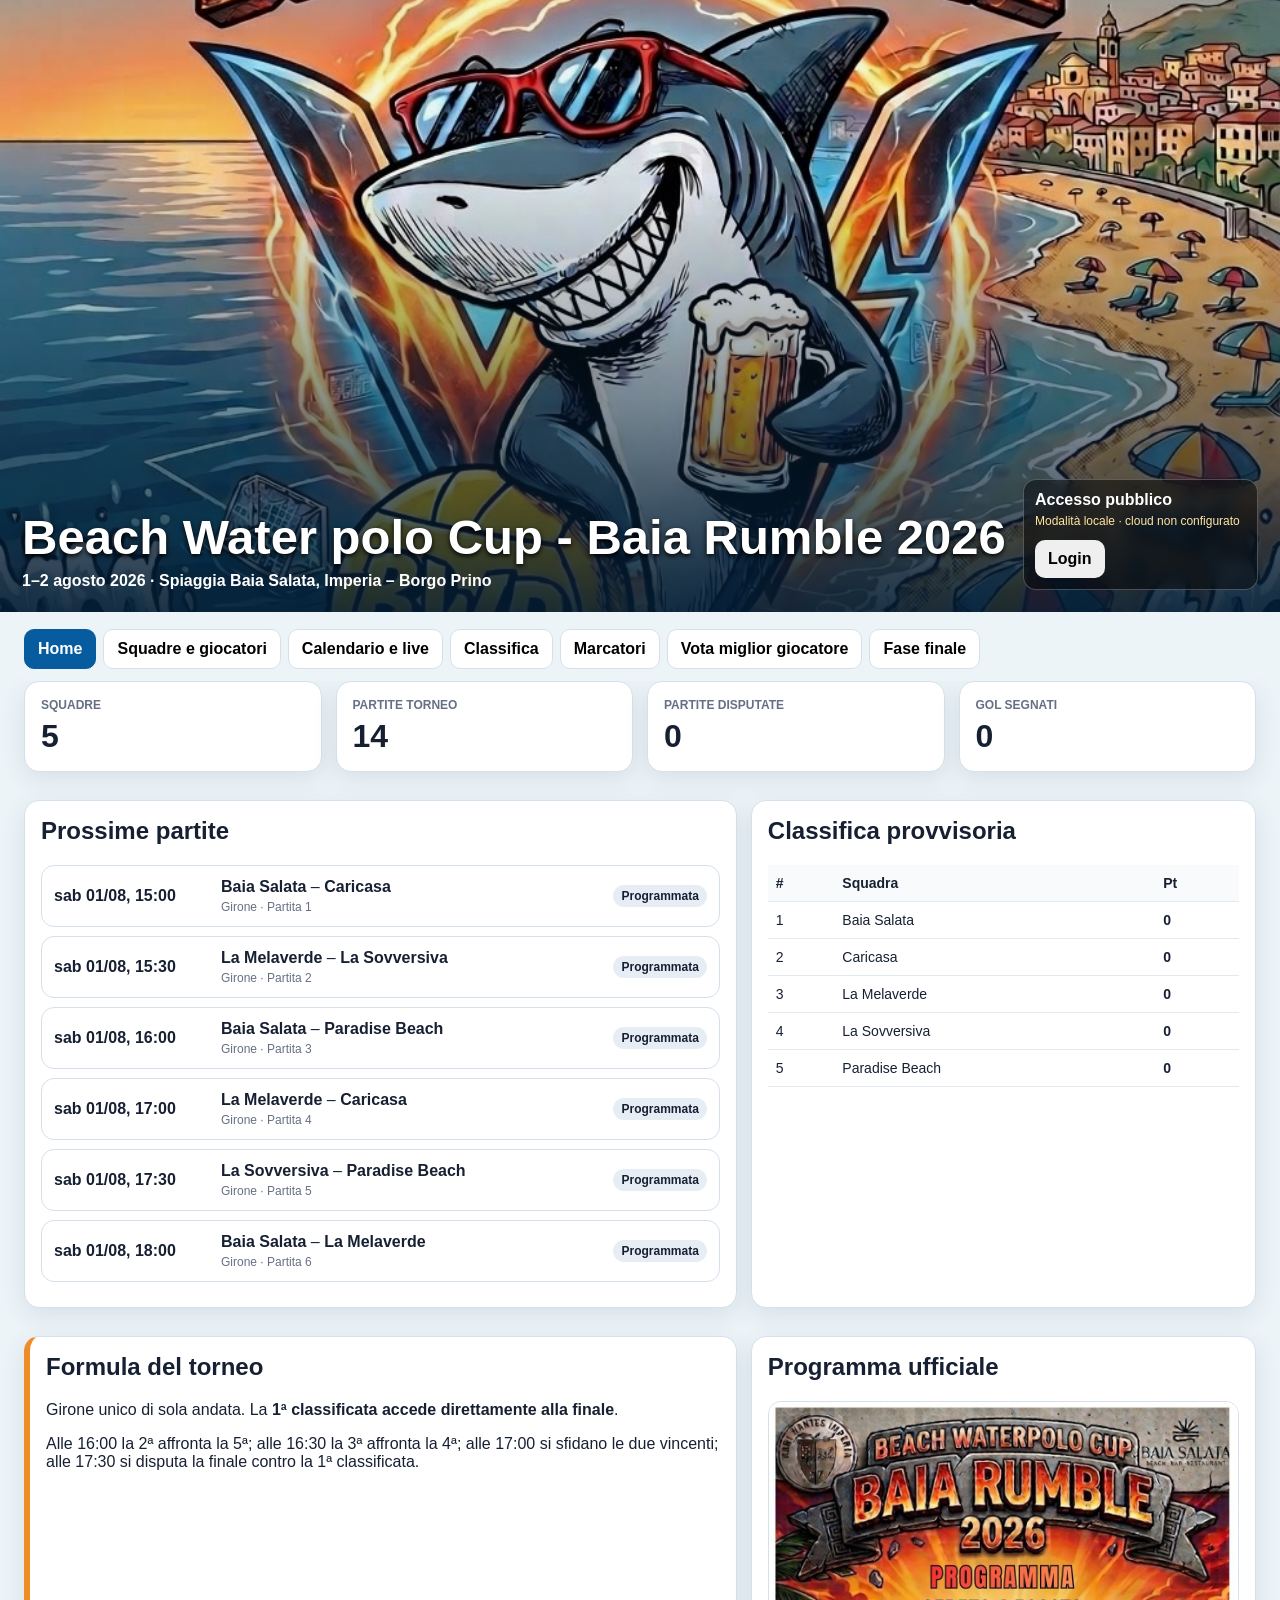
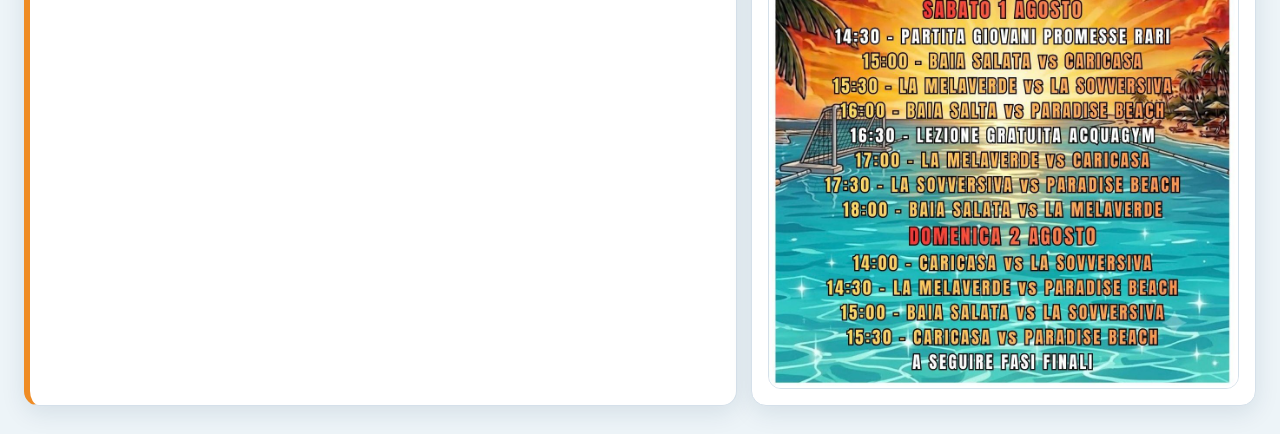
<file: index.html>
<!DOCTYPE html>

<html lang="it"><head><meta charset="utf-8"/><meta content="width=device-width,initial-scale=1,viewport-fit=cover" name="viewport"/>
<meta content="#064f8e" name="theme-color"/><meta content="yes" name="apple-mobile-web-app-capable"/>
<link href="manifest.webmanifest" rel="manifest"/><link href="icon-192.png" rel="icon"/><link href="icon-192.png" rel="apple-touch-icon"/><title>Baia Rumble 2026</title><link href="app.css" rel="stylesheet"/></head>
<body>

<section class="hero">
<img alt="Copertina Baia Rumble 2026" src="copertina.jpg"/>
<div class="hero-content"><div class="hero-inner">
<div><h1>Beach Water polo Cup - Baia Rumble 2026</h1>
<p>1–2 agosto 2026 · Spiaggia Baia Salata, Imperia – Borgo Prino</p></div>
<div class="access-card no-print">
<div id="accessLabel"><b>Accesso pubblico</b></div>
<div class="sync warn" id="syncStatus">Caricamento dati</div>
<div class="actions"><button id="loginBtn">Login</button><button id="logoutBtn" style="display:none">Esci</button></div>
</div></div></div>
</section>
<main>
<nav class="tabs no-print">
<button class="tab on" data-panel="home">Home</button>
<button class="tab" data-panel="teams">Squadre e giocatori</button>
<button class="tab" data-panel="calendar">Calendario e live</button>
<button class="tab" data-panel="standings">Classifica</button>
<button class="tab" data-panel="scorers">Marcatori</button>
<button class="tab" data-panel="mvp">Vota miglior giocatore</button>
<button class="tab" data-panel="finals">Fase finale</button>
<button class="tab admin-only" data-panel="settings">Amministrazione</button>
</nav>
<section class="panel on" id="home">
<div class="grid">
<div class="card c3"><div class="kpi-label">Squadre</div><div class="kpi" id="kpiTeams">5</div></div>
<div class="card c3"><div class="kpi-label">Partite torneo</div><div class="kpi" id="kpiMatches">14</div></div>
<div class="card c3"><div class="kpi-label">Partite disputate</div><div class="kpi" id="kpiPlayed">0</div></div>
<div class="card c3"><div class="kpi-label">Gol segnati</div><div class="kpi" id="kpiGoals">0</div></div>
<div class="card c7"><h2>Prossime partite</h2><div id="upcoming"></div></div>
<div class="card c5"><h2>Classifica provvisoria</h2><div id="quickStandings"></div></div>
<div class="card c7 formula"><h2>Formula del torneo</h2>
<p>Girone unico di sola andata. La <b>1ª classificata accede direttamente alla finale</b>.</p>
<p>Alle 16:00 la 2ª affronta la 5ª; alle 16:30 la 3ª affronta la 4ª; alle 17:00 si sfidano le due vincenti; alle 17:30 si disputa la finale contro la 1ª classificata.</p>
</div>
<div class="card c5"><h2>Programma ufficiale</h2><img alt="Programma ufficiale Baia Rumble 2026" class="poster" src="programma-ufficiale.jpg"/></div>
</div>
</section>
<section class="panel" id="teams">
<div class="card"><h2>Squadre e rose</h2><p class="muted">Le rose sono visibili a tutti. Solo l’amministratore può inserire, modificare o eliminare i giocatori e indicare il capitano di ogni squadra.</p></div>
<div class="grid" id="teamCards"></div>
</section>
<section class="panel" id="calendar">
<div class="card"><h2>Calendario ufficiale e risultati live</h2><p class="muted">Risultati, classifica e marcatori si aggiornano automaticamente. La gestione live è riservata all’amministratore.</p><div id="calendarList"></div></div>
</section>
<section class="panel" id="standings">
<div class="card"><h2>Classifica del girone</h2><p class="muted">Criteri: punti, differenza reti, gol fatti.</p>
<div class="wrap"><table><thead><tr><th>#</th><th>Squadra</th><th>PG</th><th>V</th><th>N</th><th>P</th><th>GF</th><th>GS</th><th>DR</th><th>Pt</th></tr></thead><tbody id="standingRows"></tbody></table></div>
</div>
</section>
<section class="panel" id="scorers">
<div class="card"><h2>Classifica marcatori generale</h2>
<div class="wrap"><table><thead><tr><th>#</th><th>Giocatore</th><th>Squadra</th><th>Gol</th></tr></thead><tbody id="scorerRows"></tbody></table></div>
</div>
</section>
<section class="panel" id="mvp">
<div class="grid">
<div class="card c5 captain-access">
<h2>Area riservata capitani</h2>
<p class="muted">Dopo il login, ogni capitano può esprimere i tre voti previsti.</p>
<div id="captainLoginState"></div>
</div>
<div class="card c7">
<h2>Stato votazioni</h2>
<div id="voteProgress"></div>
<div class="admin-block" id="captainCredentials"></div>
<div class="admin-block" id="voteAdminControls">
<div class="actions">
<button class="danger" id="closeVotingBtn">Chiudi votazioni</button>
<button class="success" id="openVotingBtn" style="display:none">Riapri votazioni</button>
<button class="secondary" id="printVoteResultsBtn">Stampa esito MVP</button>
</div>
</div>
</div>
<div class="card c12">
<h2>Scheda per il miglior giocatore</h2>
<div class="notice" id="voteLockedMessage">Accedi come capitano per esprimere il voto.</div>
<div id="voteBallot" style="display:none"></div>
<div class="actions" id="voteActions" style="display:none">
<span class="login-status" id="voteCounter">Selezionati 0 di 3</span><button class="success" disabled="" id="saveVoteBtn">Conferma i 3 voti</button>
</div>
</div>
<div class="card c12 admin-block">
<h2>Risultati votazione MVP</h2>
<div id="voteResults"></div>
</div>
</div>
</section>
<section class="panel" id="finals">
<div class="card"><h2>Fase finale</h2><p class="muted">Gli abbinamenti vengono compilati automaticamente quando termina il girone.</p><div id="bracket"></div></div>
</section>
<section class="panel" id="settings">
<div class="grid">
<div class="card c6 admin-block"><h2>Impostazioni torneo</h2>
<label>Nome torneo</label><input id="setName"/><label>Codice torneo condiviso</label><input id="setCode"/>
<div class="inline-grid"><div class="s4"><label>Punti vittoria</label><input id="pointsWin" type="number"/></div><div class="s4"><label>Pareggio</label><input id="pointsDraw" type="number"/></div><div class="s4"><label>Sconfitta</label><input id="pointsLoss" type="number"/></div></div>
<div class="actions"><button class="primary" id="saveSettings">Salva impostazioni</button></div></div>

<div class="card c6 admin-block"><h2>Backup</h2><div class="actions"><button class="secondary" id="exportBtn">Esporta JSON</button>
<label style="margin:0"><span class="secondary" style="display:inline-block;padding:10px 13px;border-radius:10px;font-weight:800;cursor:pointer">Importa JSON</span><input accept=".json" hidden="" id="importFile" type="file"/></label></div></div>
<div class="card c6 admin-block"><h2>Installazione</h2><p>Pubblicata online, l’app è installabile su PC, Android e iPhone.</p><button class="primary" hidden="" id="installBtn">Installa app</button></div>
<div class="card c12 admin-block"><h2>Ripristino</h2><button class="danger" id="resetBtn">Ripristina calendario e dati iniziali</button></div>
</div>
</section>
</main>
<div class="modal" id="loginModal">
<div class="modal-dialog small-dialog">
<div class="modal-head"><h2>Login</h2><button class="secondary" data-close="loginModal">✕</button></div>
<div class="modal-body">
<label>Nome utente</label><input autocapitalize="none" autocomplete="username" id="loginUsername" spellcheck="false"/>
<label>Password</label><input autocomplete="current-password" id="loginPassword" type="password"/>
<div class="actions"><button class="primary" id="confirmLogin">Accedi</button></div>
<p class="muted" id="loginError"></p>
</div>
</div>
</div>
<div class="modal" id="playerModal"><div class="modal-dialog small-dialog">
<div class="modal-head"><h2 id="playerModalTitle">Giocatore</h2><button class="secondary" data-close="playerModal">✕</button></div>
<div class="modal-body"><input id="playerTeamId" type="hidden"/><input id="playerId" type="hidden"/>
<label>Numero</label><input id="playerNumber" max="99" min="0" type="number"/>
<label>Nome</label><input id="playerFirstName"/>
<label>Cognome</label><input id="playerLastName"/>
<label style="display:flex;align-items:center;gap:8px"><input id="playerCaptain" style="width:auto" type="checkbox"/> Imposta come capitano della squadra</label>
<p class="muted">Impostando il giocatore come capitano, il relativo profilo di voto viene creato automaticamente.</p>
<div class="actions"><button class="primary" id="savePlayer">Salva giocatore</button></div></div>
</div></div>

<div class="modal" id="liveModal"><div class="modal-dialog">
<div class="modal-head"><div><h2 id="liveTitle">Gestione partita</h2><div class="muted" id="liveSubtitle"></div></div><button class="secondary" data-close="liveModal">Chiudi</button></div>
<div class="modal-body">
<div class="inline-grid">
<div class="s4"><label>Stato</label><select id="liveStatus"><option value="scheduled">Programmata</option><option value="live">In corso</option><option value="played">Terminata</option><option value="cancelled">Annullata</option></select></div>
<div class="s4"><label>Data</label><input id="liveDate" type="date"/></div><div class="s4"><label>Ora</label><input id="liveTime" type="time"/></div>
<div class="s6"><label>Squadra casa</label><select id="liveHomeSelect"></select></div><div class="s6"><label>Squadra ospite</label><select id="liveAwaySelect"></select></div>
<div class="s6"><label>Fase / descrizione</label><input id="liveRound"/></div><div class="s6"><label>Luogo</label><input id="liveVenue"/></div>
</div>
<div class="live-score"><span id="liveHomeScore">0</span><span>:</span><span id="liveAwayScore">0</span></div>
<div class="live-columns"><div><h3 id="liveHomeName"></h3><div id="liveHomePlayers"></div></div><div><h3 id="liveAwayName"></h3><div id="liveAwayPlayers"></div></div></div>
<div class="actions"><button class="orange" id="markLive">Imposta in corso</button><button class="success" id="markPlayed">Termina partita</button></div>
</div></div></div>
<div class="modal" id="eventModal"><div class="modal-dialog small-dialog">
<div class="modal-head"><h2>Modifica evento</h2><button class="secondary" data-close="eventModal">✕</button></div>
<div class="modal-body"><label>Titolo</label><input id="eventTitle"/><label>Data</label><input id="eventDate" type="date"/><label>Ora</label><input id="eventTime" type="time"/><label>Luogo</label><input id="eventVenue"/>
<div class="actions"><button class="primary" id="saveEvent">Salva evento</button></div></div>
</div></div>
<script src="config.js"></script><script src="app.js"></script></body></html>
</file>
<file: app.css>
:root{
  --bg:#edf4f8;--card:#fff;--ink:#172033;--muted:#667085;--line:#d5e0ea;
  --blue:#075c9f;--blue2:#063d6c;--orange:#ef8c25;--green:#087747;
  --red:#b42318;--yellow:#875300;--shadow:0 7px 25px rgba(14,47,76,.10);
}
*{box-sizing:border-box}
html{scroll-behavior:smooth}
body{margin:0;background:var(--bg);color:var(--ink);font-family:Arial,Helvetica,sans-serif}
button,input,select{font:inherit}
button{border:0;border-radius:10px;padding:10px 13px;font-weight:800;cursor:pointer}
button:disabled{opacity:.5;cursor:not-allowed}
.primary{background:var(--blue);color:#fff}.secondary{background:#e7eef5;color:#26334a}
.success{background:#def6e9;color:var(--green)}.danger{background:#fee4e2;color:var(--red)}
.orange{background:#fff0db;color:#995000}.tiny{padding:6px 9px;font-size:12px}
.hero{position:relative;background:#062f55;min-height:350px;overflow:hidden}
.hero>img{width:100%;height:min(68vh,650px);min-height:350px;object-fit:cover;object-position:center 40%;display:block}
.hero:after{content:"";position:absolute;inset:0;background:linear-gradient(180deg,rgba(0,0,0,.04) 30%,rgba(3,28,50,.9) 100%)}
.hero-content{position:absolute;z-index:2;left:0;right:0;bottom:0;padding:22px;color:#fff}
.hero-inner{max-width:1260px;margin:auto;display:flex;align-items:end;justify-content:space-between;gap:16px}
.hero h1{margin:0 0 7px;font-size:clamp(25px,5vw,49px);text-shadow:0 2px 5px #000}
.hero p{margin:0;font-weight:800}
.access-card{background:rgba(0,0,0,.48);backdrop-filter:blur(8px);border:1px solid rgba(255,255,255,.25);padding:11px;border-radius:13px;min-width:235px}
.sync{font-size:12px;margin-top:5px}.sync.ok{color:#b5ffd4}.sync.warn{color:#ffe5a0}
main{max-width:1260px;margin:auto;padding:14px}
.tabs{display:flex;gap:7px;overflow-x:auto;padding:3px 0 12px;position:sticky;top:0;z-index:15;background:rgba(237,244,248,.96);backdrop-filter:blur(8px)}
.tab{background:#fff;white-space:nowrap;border:1px solid var(--line)}.tab.on{background:var(--blue);color:#fff;border-color:var(--blue)}
.panel{display:none}.panel.on{display:block}
.grid{display:grid;grid-template-columns:repeat(12,1fr);gap:14px}
.c3{grid-column:span 3}.c4{grid-column:span 4}.c5{grid-column:span 5}.c6{grid-column:span 6}.c7{grid-column:span 7}.c8{grid-column:span 8}.c12{grid-column:span 12}
.card{background:var(--card);border:1px solid var(--line);border-radius:15px;padding:16px;margin-bottom:14px;box-shadow:var(--shadow)}
.card h2,.card h3{margin-top:0}.kpi{font-size:32px;font-weight:900;margin-top:6px}
.kpi-label{font-size:12px;text-transform:uppercase;color:var(--muted);font-weight:800}
.muted{color:var(--muted);font-size:13px}.small{font-size:12px}.center{text-align:center}
.actions{display:flex;gap:8px;flex-wrap:wrap;align-items:center;margin-top:12px}
label{display:block;font-size:13px;font-weight:800;margin:9px 0 5px}
input,select{width:100%;border:1px solid #c9d6e2;border-radius:9px;padding:10px;background:#fff}
table{width:100%;border-collapse:collapse;font-size:14px}
th,td{padding:10px 8px;border-bottom:1px solid #e2e9ef;text-align:left;vertical-align:middle}
th{background:#f8fafc}.wrap{overflow:auto}.score{font-size:20px;font-weight:900;white-space:nowrap}
.badge{display:inline-block;padding:4px 8px;border-radius:999px;background:#e7edf5;font-size:12px;font-weight:800}
.badge.live{background:#fff0d4;color:var(--yellow)}.badge.played{background:#def6e9;color:var(--green)}
.badge.cancelled{background:#fee4e2;color:var(--red)}.badge.event{background:#fff0db;color:#995000}
.match-card{display:grid;grid-template-columns:155px 1fr auto;gap:12px;align-items:center;border:1px solid var(--line);border-radius:13px;padding:12px;margin:9px 0;background:#fff}
.match-card.event-card{border-left:6px solid var(--orange);background:#fffaf3}
.match-time{font-weight:900}.match-teams{font-size:16px}.match-sub{font-size:12px;color:var(--muted);margin-top:4px}
.goal-summary{font-size:12px;color:#3f4d5e;margin-top:7px;line-height:1.45}
.team-card{border-top:7px solid var(--blue)}.team-head{display:flex;justify-content:space-between;align-items:start;gap:10px}
.player-list{list-style:none;padding:0;margin:10px 0 0}.player-list li{display:flex;justify-content:space-between;gap:10px;padding:8px 0;border-bottom:1px solid #e7edf2}
.jersey{display:inline-grid;place-items:center;width:30px;height:30px;border-radius:50%;background:#e7eef5;font-weight:900;margin-right:8px}
.poster{width:100%;border-radius:13px;display:block;border:1px solid var(--line)}
.formula{border-left:6px solid var(--orange)}
.notice{padding:11px;border-radius:10px;background:#fff4e3;color:#714000;font-size:13px}
.bracket{display:grid;grid-template-columns:1fr 70px 1fr 70px 1fr;gap:10px;align-items:center}
.bracket-arrow{text-align:center;font-size:28px;color:var(--muted)}
.bracket-box{border:1px solid var(--line);border-radius:13px;padding:13px;background:#fff;min-height:132px}
.bracket-box h3{font-size:14px;margin-bottom:10px;color:var(--blue)}
.bracket-team{font-weight:800;padding:5px 0}.champion{background:linear-gradient(135deg,#fff8d7,#ffe690);border-color:#e5bf45}
.admin-only{display:none!important}
body.admin-enabled .admin-only{display:inline-flex!important}
body.admin-enabled .admin-block{display:block!important}
.admin-block{display:none!important}
.modal{position:fixed;inset:0;background:rgba(2,19,34,.73);z-index:100;display:none;align-items:center;justify-content:center;padding:12px}
.modal.open{display:flex}.modal-dialog{background:#fff;border-radius:16px;width:min(1000px,100%);max-height:94vh;overflow:auto;box-shadow:0 18px 60px rgba(0,0,0,.3)}
.modal-dialog.small-dialog{width:min(410px,100%)}
.modal-head{position:sticky;top:0;background:#fff;border-bottom:1px solid var(--line);padding:14px;display:flex;justify-content:space-between;align-items:center;z-index:3}
.modal-head h2{margin:0}.modal-body{padding:15px}
.live-score{display:flex;justify-content:center;align-items:center;gap:18px;font-size:42px;font-weight:900;margin:14px}
.live-columns{display:grid;grid-template-columns:1fr 1fr;gap:14px}
.goal-row{display:grid;grid-template-columns:1fr auto auto auto;align-items:center;gap:7px;padding:8px 0;border-bottom:1px solid #e7ecf1}
.goal-count{min-width:30px;text-align:center;font-size:18px;font-weight:900}
.icon-btn{width:34px;height:34px;padding:0;border-radius:50%;font-size:20px}
.pin-input{text-align:center;font-size:20px;letter-spacing:5px}
.roster-actions{display:flex;gap:6px}
.inline-grid{display:grid;grid-template-columns:repeat(12,1fr);gap:9px}.s4{grid-column:span 4}.s6{grid-column:span 6}.s12{grid-column:span 12}
.viewer-banner{background:#e7f4ff;color:#064f8e;padding:9px 12px;text-align:center;font-weight:800;font-size:13px}
@media(max-width:800px){
  .hero>img{height:440px;object-position:center center}.hero-inner{display:block}.access-card{margin-top:12px}
  .c3,.c4,.c5,.c6,.c7,.c8{grid-column:span 12}.s4,.s6{grid-column:span 12}
  .match-card{grid-template-columns:1fr auto}.match-time{grid-column:1/-1}
  .bracket{grid-template-columns:1fr}.bracket-arrow{transform:rotate(90deg)}
  .live-columns{grid-template-columns:1fr}.live-score{font-size:34px}
  th,td{padding:8px 6px}.tabs{top:0}
}
@media print{
  .hero{min-height:0}.hero>img{height:250px;min-height:0}.tabs,.no-print,button,.access-card,.viewer-banner{display:none!important}
  body{background:#fff}.card{box-shadow:none}.panel{display:none!important}.panel.on{display:block!important}
}

.captain-badge{display:inline-block;margin-left:7px;padding:3px 7px;border-radius:999px;background:#fff1c7;color:#714500;font-size:11px;font-weight:900}
.vote-team{border:1px solid var(--line);border-radius:13px;padding:12px;margin:10px 0;background:#fff}
.vote-team h3{margin:0 0 8px;color:var(--blue)}
.vote-option{display:flex;align-items:center;gap:10px;padding:9px;border-bottom:1px solid #e7edf2;cursor:pointer}
.vote-option:last-child{border-bottom:0}
.vote-option input{width:auto;margin:0}
.vote-option.selected{background:#eef7ff;border-radius:8px}
.captain-access{border-left:6px solid var(--orange)}
.vote-result{display:grid;grid-template-columns:42px 1fr auto;gap:10px;align-items:center;padding:9px 0;border-bottom:1px solid #e7edf2}
.vote-rank{display:grid;place-items:center;width:34px;height:34px;border-radius:50%;background:#e7eef5;font-weight:900}
.login-status{padding:11px;border-radius:10px;background:#eef7ff;color:#064f8e;font-weight:800}
.password-note{font-family:monospace;background:#f3f5f7;padding:2px 6px;border-radius:5px}

.vote-closed{padding:12px;border-radius:10px;background:#fee4e2;color:#8a1c13;font-weight:800}
.vote-admin-only{display:none}
body.admin-enabled .vote-admin-only{display:block}
@media print{
  body.print-mvp .hero,body.print-mvp .tabs,body.print-mvp .panel:not(#mvp),
  body.print-mvp #mvp .c5,body.print-mvp #voteBallot,body.print-mvp #voteActions,
  body.print-mvp #captainCredentials,body.print-mvp #voteAdminControls{display:none!important}
  body.print-mvp #mvp{display:block!important}
  body.print-mvp #mvp .c7,body.print-mvp #mvp .c12{grid-column:span 12}
}

body.captain-enabled .captain-session-only{display:block!important}
.teamline{display:flex;justify-content:space-between;gap:12px;align-items:center;padding:9px 0;border-bottom:1px solid #e7edf2}
#loginPassword{letter-spacing:normal;text-align:left;font-size:16px}
</file>
